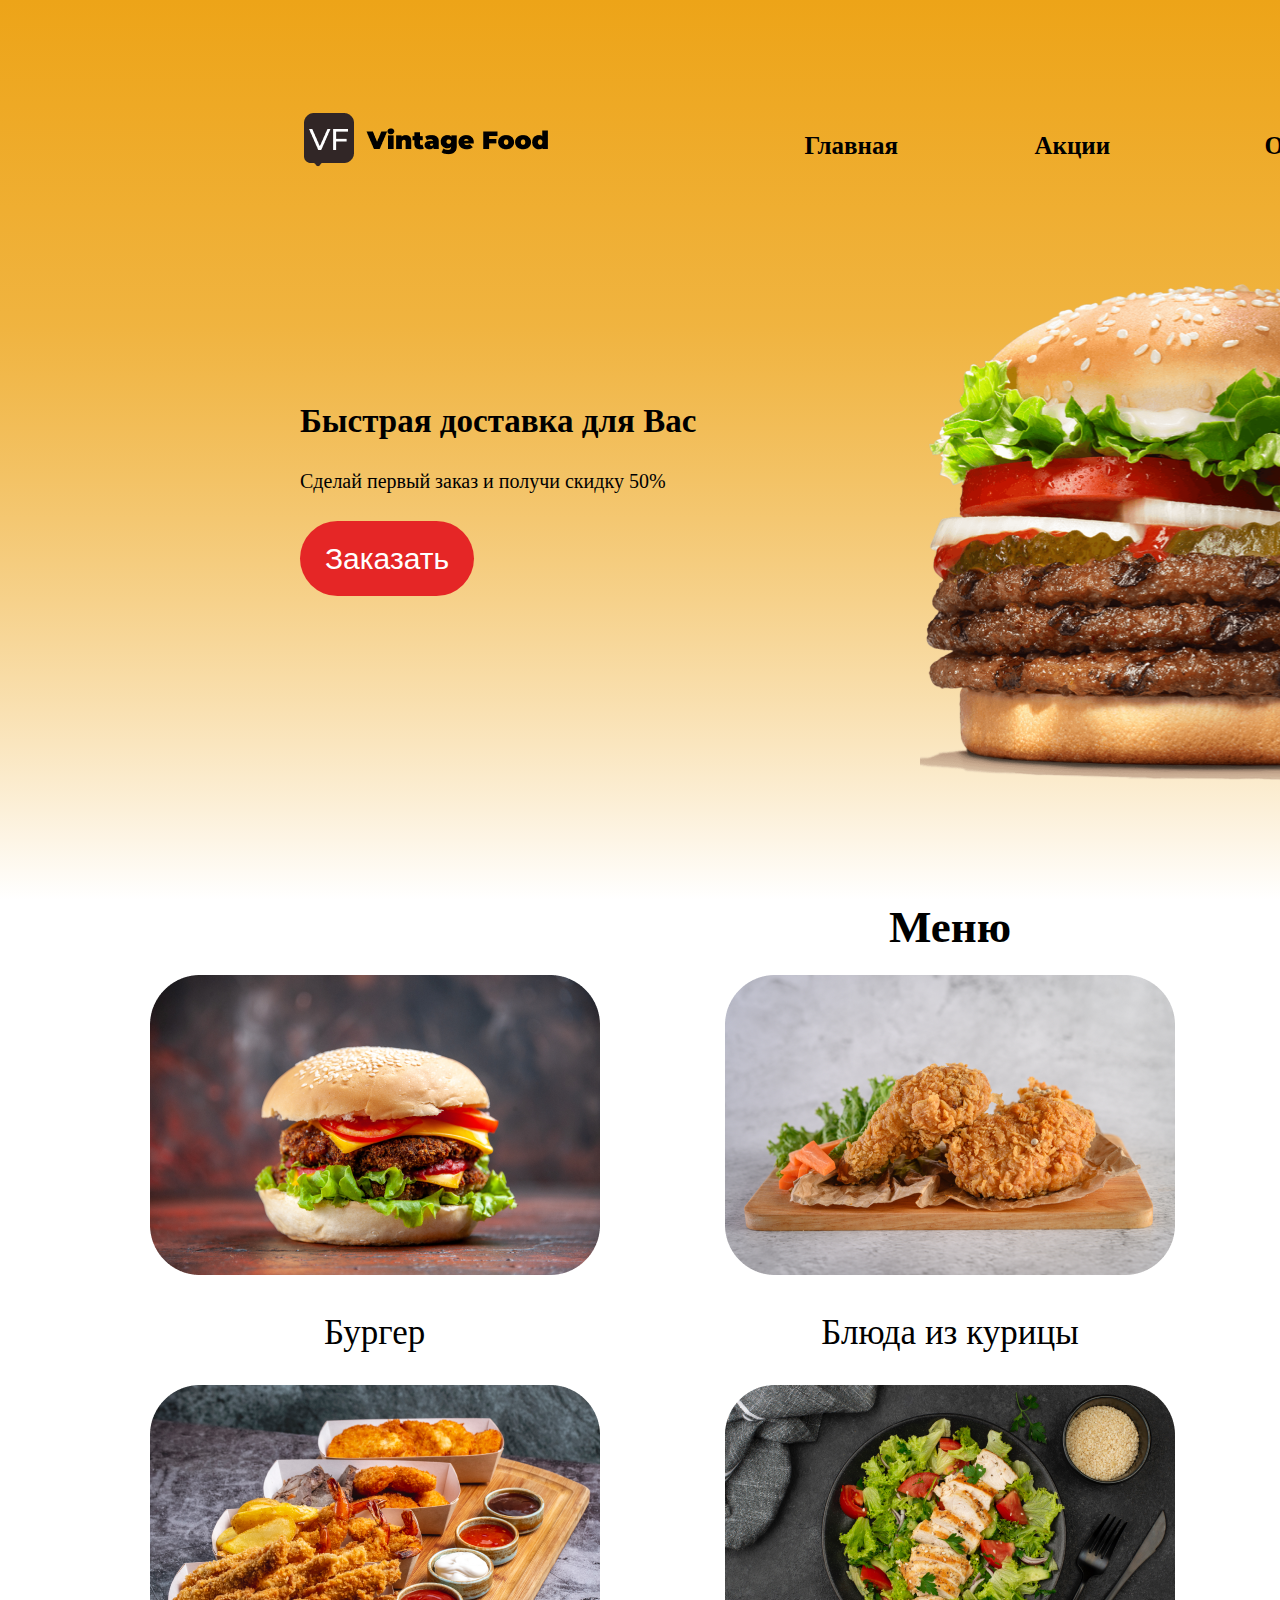
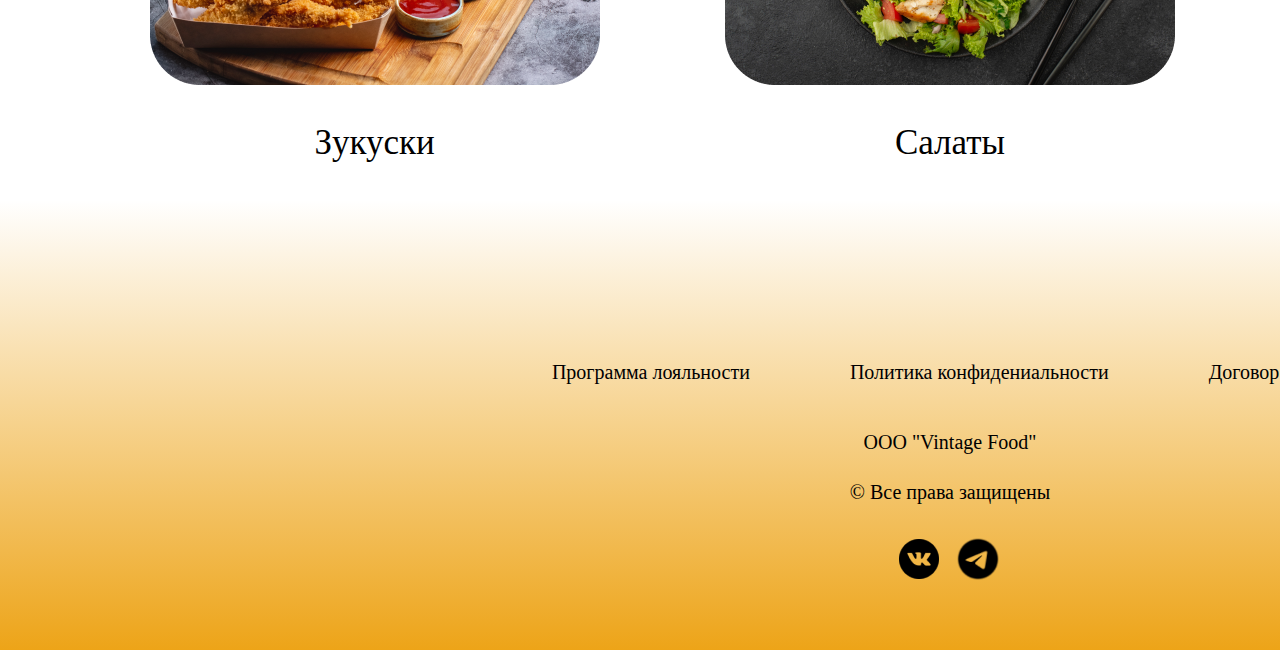
<file: index.html>
<!DOCTYPE html>
<html lang="en">
<head>
    <meta charset="UTF-8">
    <meta name="viewport" content="width=device-width, initial-scale=1.0">
    <link rel="stylesheet" href="style.css">
    <title>Vintage Food</title>
</head>
<body>
    <header class="page_header">

        <nav class="navigation">
            <a href="#">
                <img src="images/Логотип.png" class="logo">
            </a>
            <ul class="navigation_list">
                <li>
                    <a href="#" class="navigation_title_main">Главная</a>
                </li>
                <li>
                    <a href="#" class="navigation_title_main">Акции</a>
                </li>
                <li>
                    <a href="#" class="navigation_title_main">О нас</a>
                </li>
            </ul>

            <button class="navigation_button" type="button">
                <img src="images/Кнопка _Корзина_.png">
            </button>
        </nav>

        <div class="container_page_header">
            <ul class="text_header_list">
                <li>
                    <p class="text_header">Быстрая доставка для Вас</p>
                </li>
                <li>
                    <p class="text_header_discount">Сделай первый заказ и получи скидку 50%</p>
                </li>
                <li>
                    <button class="container_button_header" type="button">Заказать</button>
                </li>
            </ul>
            <div>
                <img src="images/Фото _Бургер_.png" width="642" height="600">
            </div>
        </div>

    </header>

    <main class="page_mane">
        <section class="container_catalog">
            <h1 class="catalog_title">Меню</h1>
            <ul class="catalog_list">
                <div class="catalog_item">
                    <a href="pages/burger.html">
                    <img src="images/Картинка _Бургеры_.png"   alt="" class="catalog_item">
                    </a>
                    <p class="catalog_text">Бургер</p>
                </div>
                <div class="catalog_item">
                    <a href="pages/chicken-legs.html">
                        <img src="images/Картинка _Блюда из курицы_.png"   alt="" class="catalog_item">
                    </a>
                    <p class="catalog_text">Блюда из курицы</p>
                </div>
                <div class="catalog_item">
                    <a href="pages/shrimp-tempura.html">
                        <img src="images/Картинка _Горячие блюда_.png"   alt="" class="catalog_item">
                    </a>
                    <p class="catalog_text">Горячие блюда</p>
                </div>
                <div class="catalog_item">
                    <a href="pages/shrimp-tempura.html">
                        <img src="images/Картинка _Закуски_.png"   alt="" class="catalog_item">
                    </a>
                    <p class="catalog_text">Зукуски</p>
                </div>
                <div class="catalog_item">
                    <a href="pages/сaesar-salad.html">
                        <img src="images/Картинка _Салаты_.png"   alt="" class="catalog_item">
                    </a>
                    <p class="catalog_text">Салаты</p>
                </div>
                <div class="catalog_item">
                    <a href="pages/cheesecake.html">
                        <img src="images/Картинка _Десерты_.png"   alt="" class="catalog_item">
                    </a>
                    <p class="catalog_text">Десерты</p>
                </div>
            </ul>
        </section>
    </main>

    <footer class="page_footer"> 
        <ul class="footer_list">
            <li>
                <a href="#" class="footer_title">Программа лояльности</a>
            </li>
            <li>
                <a href="#" class="footer_title">Политика конфидениальности</a>
            </li>
            <li>
                <a href="#" class="footer_title">Договор оферты</a>
            </li>
        </ul>

        <ul class="footer_page_text">
            <li>
                <p class="footer_text">OOO "Vintage Food"</p>
            </li>
            <li>
                <p class="footer_text">© Все права защищены</p>
            </li>
        </ul>

        <ul class="footer_contacts">
            <li>
                <a href="#">
                    <img src="images/VK Circled.png" width="50" height="50" style="margin-top: 4px;">
                </a>
            </li>
            <li>
                <a href="#">
                    <img src="images/Telegram.png" width="58" height="58"  class="footer_images">
                </a>
            </li>
        </ul>

    </footer>
</body>
</html>
</file>
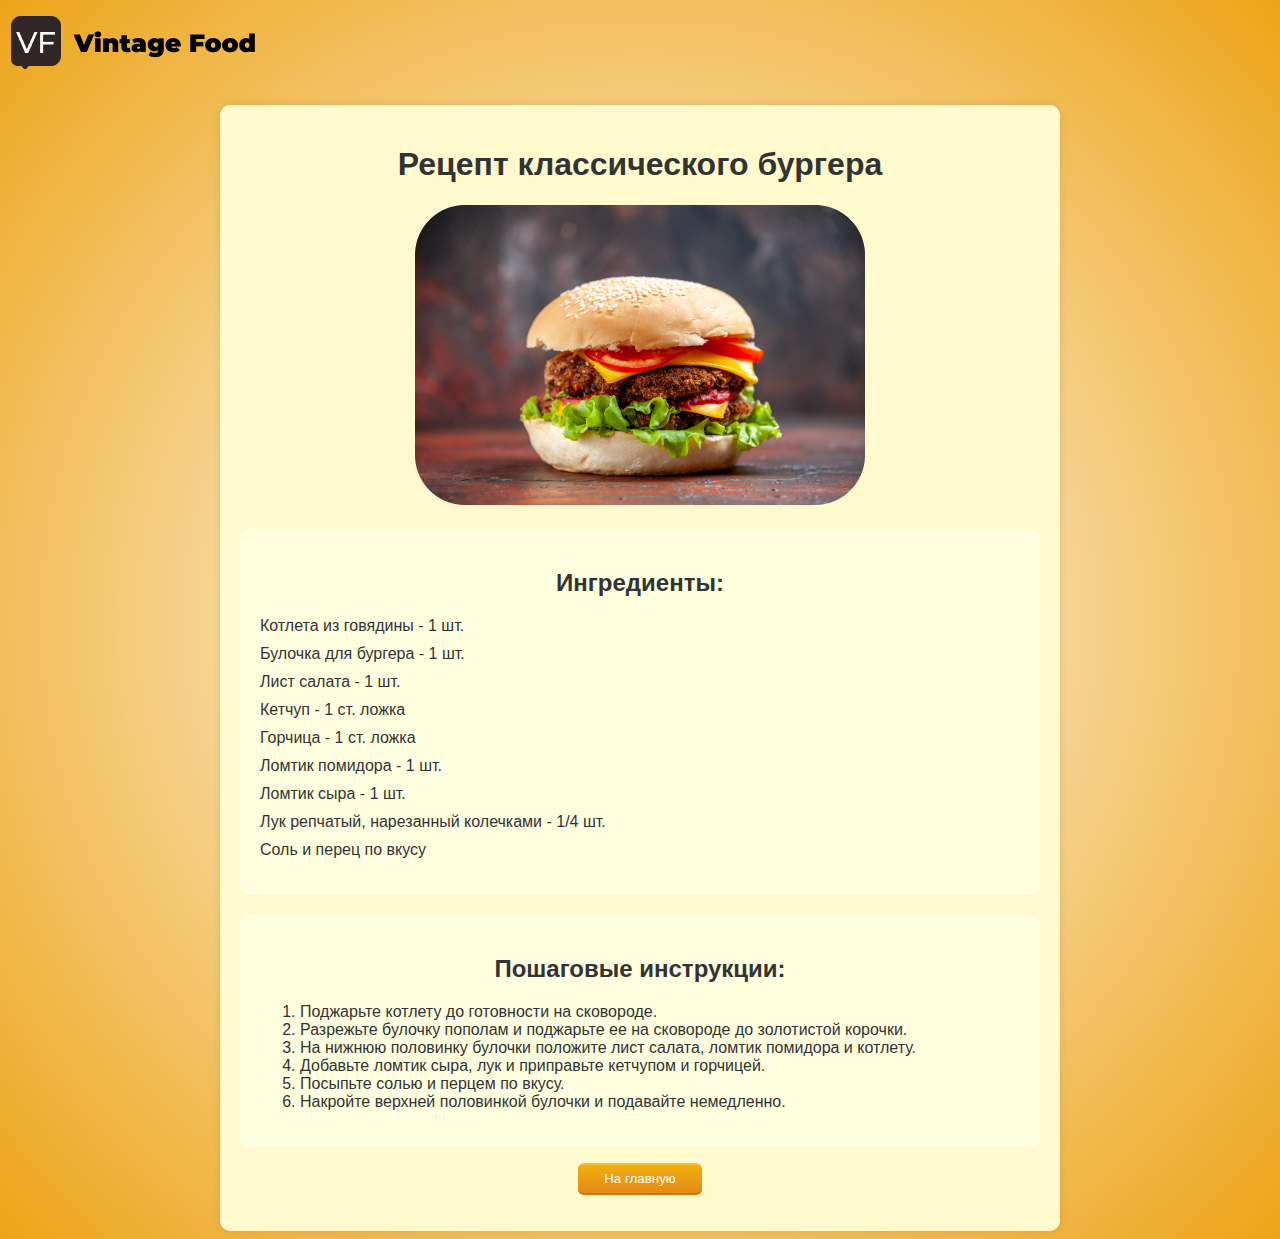
<file: pages/burger.html>
<!DOCTYPE html>
<html lang="en">
<head>
    <meta charset="UTF-8">
    <meta name="viewport" content="width=device-width, initial-scale=1.0">
    <title>Рецепт бургера</title>
    <style>
        .logo {
        display: block;
        margin-top: 8px;

        }
        body {
            background-image: radial-gradient(circle, #ffffff, #eda418); /* Желтый цвет фона */
            font-family: Arial, sans-serif;
            color: #333; /* Цвет текста */
        }
        .container {
            max-width: 800px;
            margin: 0 auto;
            padding: 20px;
            background-color: #FFFACD; /* Желтый цвет контейнера */
            border-radius: 10px;
            box-shadow: 0 0 10px rgba(0, 0, 0, 0.1); /* Тень */
        }
        h1 {
            color: #333; /* Цвет заголовка */
            text-align: center;
        }
        p {
            line-height: 1.6;
        }
        /* Стили для рецепта бургера */
        .recipe {
            background-color: #FFFFE0; /* Желтый цвет фона блока с рецептом */
            padding: 20px;
            margin-top: 20px;
            border-radius: 10px;
        }
        .recipe h2 {
            color: #333; /* Цвет заголовка рецепта */
        }
        .recipe ul {
            list-style-type: none;
            padding: 0;
        }
        .recipe ul li {
            margin-bottom: 10px;
        }
        button.button24 {
            display: inline-block;
            color: white;
            text-decoration: none;
            padding: .5em 2em;
            outline: none;
            border-width: 2px 0;
            border-style: solid none;
            border-color: #FDBE33 #000 #D77206;
            border-radius: 6px;
            background: linear-gradient(#F3AE0F, #E38916) #E38916;
            transition: 0.2s;
        }           
        button.button24:hover { background: linear-gradient(#f5ae00, #f59500) #f5ae00; }
        button.button24:active { background: linear-gradient(#f59500, #f5ae00) #f59500; }
    </style>
</head>
<body>
    <p>
        <img src="/images/Логотип.png" class="logo">
    </p>

<div class="container">
    <h1>Рецепт классического бургера</h1>

    <div style="text-align: center;">
        <img src="../images/Картинка _Бургеры_.png" alt="">
    </div>
    
    <div class="recipe">
        <h2 style="text-align: center;">Ингредиенты:</h2>
        <ul>
            <li>Котлета из говядины - 1 шт.</li>
            <li>Булочка для бургера - 1 шт.</li>
            <li>Лист салата - 1 шт.</li>
            <li>Кетчуп - 1 ст. ложка</li>
            <li>Горчица - 1 ст. ложка</li>
            <li>Ломтик помидора - 1 шт.</li>
            <li>Ломтик сыра - 1 шт.</li>
            <li>Лук репчатый, нарезанный колечками - 1/4 шт.</li>
            <li>Соль и перец по вкусу</li>
        </ul>
    </div>
    
    <div class="recipe">
        <h2 style="text-align: center;">Пошаговые инструкции:</h2>
        <ol>
            <li>Поджарьте котлету до готовности на сковороде.</li>
            <li>Разрежьте булочку пополам и поджарьте ее на сковороде до золотистой корочки.</li>
            <li>На нижнюю половинку булочки положите лист салата, ломтик помидора и котлету.</li>
            <li>Добавьте ломтик сыра, лук и приправьте кетчупом и горчицей.</li>
            <li>Посыпьте солью и перцем по вкусу.</li>
            <li>Накройте верхней половинкой булочки и подавайте немедленно.</li>
        </ol>
    </div>
    
    <p style="text-align: center;">
        <a href="../index.html">
            <button class="button24">На главную</button>
        </a>
    </p>

</div>

</body>
</html>
</file>
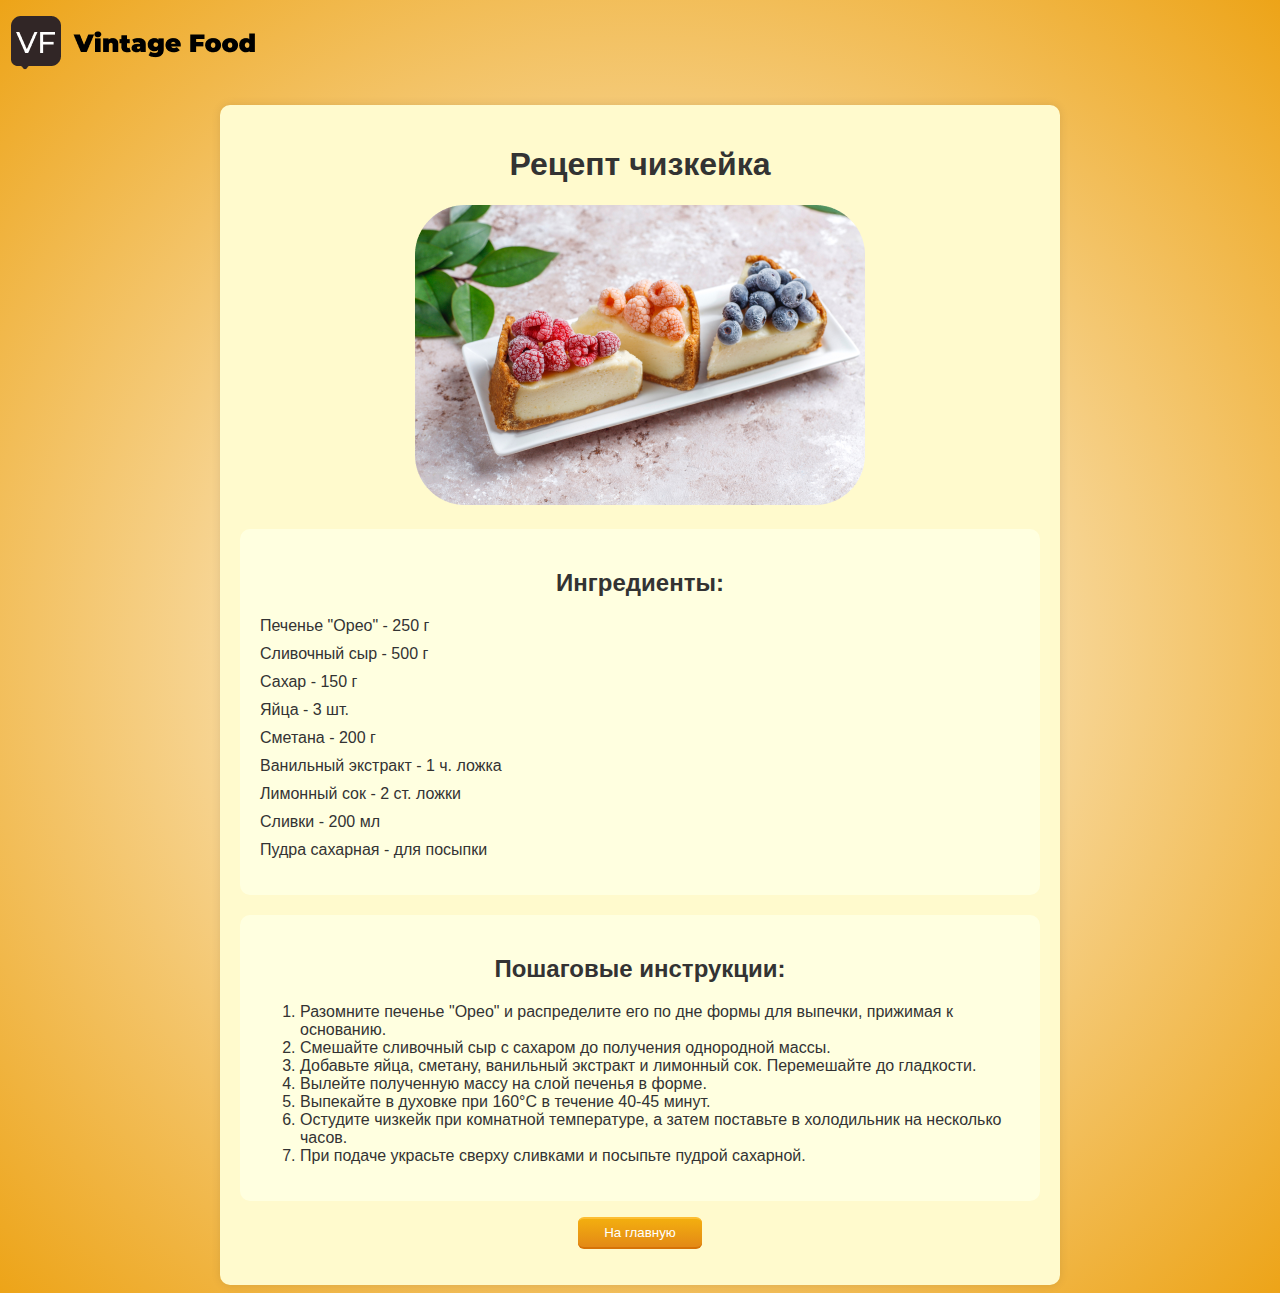
<file: pages/cheesecake.html>
<!DOCTYPE html>
<html lang="en">
<head>
    <meta charset="UTF-8">
    <meta name="viewport" content="width=device-width, initial-scale=1.0">
    <title>Рецепт чизкейка</title>
    <style>
        .logo {
            display: block;
            margin-top: 8px;
        }
        body {
            background-image: radial-gradient(circle, #ffffff, #eda418); /* Желтый градиентный фон */
            font-family: Arial, sans-serif;
            color: #333; /* Цвет текста */
        }
        .container {
            max-width: 800px;
            margin: 0 auto;
            padding: 20px;
            background-color: #FFFACD; /* Желтый фон контейнера */
            border-radius: 10px;
            box-shadow: 0 0 10px rgba(0, 0, 0, 0.1); /* Тень */
        }
        h1 {
            color: #333; /* Цвет заголовка */
            text-align: center;
        }
        p {
            line-height: 1.6;
            text-align: center;
        }
        /* Стили для рецепта */
        .recipe {
            background-color: #FFFFE0; /* Желтый фон блока с рецептом */
            padding: 20px;
            margin-top: 20px;
            border-radius: 10px;
        }
        .recipe h2 {
            color: #333; /* Цвет заголовка рецепта */
            text-align: center;
        }
        .recipe ul {
            list-style-type: none;
            padding: 0;
        }
        .recipe ul li {
            margin-bottom: 10px;
        }
        /* Стили для кнопки */
        button.button24 {
            display: inline-block;
            color: white;
            text-decoration: none;
            padding: .5em 2em;
            outline: none;
            border-width: 2px 0;
            border-style: solid none;
            border-color: #FDBE33 #000 #D77206;
            border-radius: 6px;
            background: linear-gradient(#F3AE0F, #E38916) #E38916;
            transition: 0.2s;
        }           
        button.button24:hover { background: linear-gradient(#f5ae00, #f59500) #f5ae00; }
        button.button24:active { background: linear-gradient(#f59500, #f5ae00) #f59500; }
    </style>
</head>
<body>
    <p>
        <img src="/images/Логотип.png" class="logo">
    </p>

    <div class="container">
        <h1>Рецепт чизкейка</h1>

        <div style="text-align: center;">
            <img src="../images/Картинка _Десерты_.png" alt="">
        </div>
        
        <div class="recipe">
            <h2>Ингредиенты:</h2>
            <ul>
                <li>Печенье "Орео" - 250 г</li>
                <li>Сливочный сыр - 500 г</li>
                <li>Сахар - 150 г</li>
                <li>Яйца - 3 шт.</li>
                <li>Сметана - 200 г</li>
                <li>Ванильный экстракт - 1 ч. ложка</li>
                <li>Лимонный сок - 2 ст. ложки</li>
                <li>Сливки - 200 мл</li>
                <li>Пудра сахарная - для посыпки</li>
            </ul>
        </div>
        
        <div class="recipe">
            <h2>Пошаговые инструкции:</h2>
            <ol>
                <li>Разомните печенье "Орео" и распределите его по дне формы для выпечки, прижимая к основанию.</li>
                <li>Смешайте сливочный сыр с сахаром до получения однородной массы.</li>
                <li>Добавьте яйца, сметану, ванильный экстракт и лимонный сок. Перемешайте до гладкости.</li>
                <li>Вылейте полученную массу на слой печенья в форме.</li>
                <li>Выпекайте в духовке при 160°C в течение 40-45 минут.</li>
                <li>Остудите чизкейк при комнатной температуре, а затем поставьте в холодильник на несколько часов.</li>
                <li>При подаче украсьте сверху сливками и посыпьте пудрой сахарной.</li>
            </ol>
        </div>
        
        <p style="text-align: center;">
            <a href="../index.html">
                <button class="button24">На главную</button>
            </a>
        </p>
    </div>

</body>
</html>
</file>
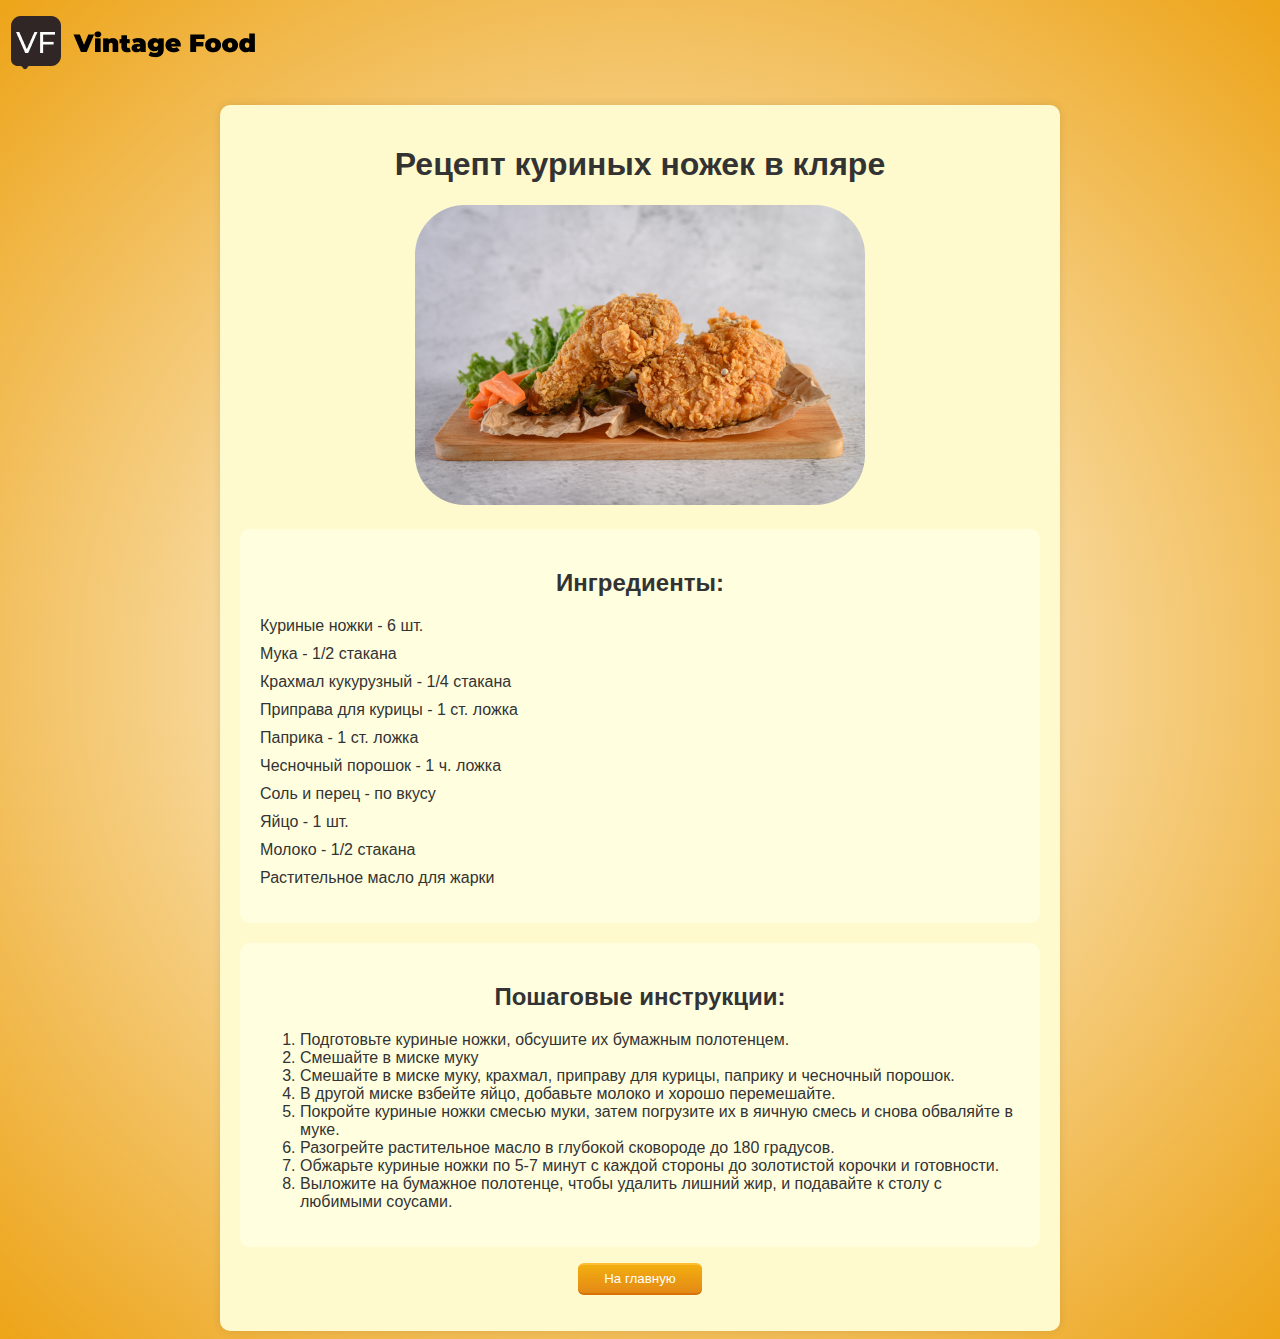
<file: pages/chicken-legs.html>
<!DOCTYPE html>
<html lang="en">
<head>
    <meta charset="UTF-8">
    <meta name="viewport" content="width=device-width, initial-scale=1.0">
    <title>Рецепт куриных ножек в кляре</title>
    <style>
        .logo {
            display: block;
            margin-top: 8px;
        }
        body {
            background-image: radial-gradient(circle, #ffffff, #eda418); /* Желтый градиентный фон */
            font-family: Arial, sans-serif;
            color: #333; /* Цвет текста */
        }
        .container {
            max-width: 800px;
            margin: 0 auto;
            padding: 20px;
            background-color: #FFFACD; /* Желтый фон контейнера */
            border-radius: 10px;
            box-shadow: 0 0 10px rgba(0, 0, 0, 0.1); /* Тень */
        }
        h1 {
            color: #333; /* Цвет заголовка */
            text-align: center;
        }
        p {
            line-height: 1.6;
            text-align: center;
        }
        /* Стили для рецепта */
        .recipe {
            background-color: #FFFFE0; /* Желтый фон блока с рецептом */
            padding: 20px;
            margin-top: 20px;
            border-radius: 10px;
        }
        .recipe h2 {
            color: #333; /* Цвет заголовка рецепта */
            text-align: center;
        }
        .recipe ul {
            list-style-type: none;
            padding: 0;
        }
        .recipe ul li {
            margin-bottom: 10px;
        }
        /* Стили для кнопки */
        button.button24 {
            display: inline-block;
            color: white;
            text-decoration: none;
            padding: .5em 2em;
            outline: none;
            border-width: 2px 0;
            border-style: solid none;
            border-color: #FDBE33 #000 #D77206;
            border-radius: 6px;
            background: linear-gradient(#F3AE0F, #E38916) #E38916;
            transition: 0.2s;
        }           
        button.button24:hover { background: linear-gradient(#f5ae00, #f59500) #f5ae00; }
        button.button24:active { background: linear-gradient(#f59500, #f5ae00) #f59500; }
    </style>
</head>
<body>
    <p>
        <img src="/images/Логотип.png" class="logo">
    </p>

    <div class="container">
        <h1>Рецепт куриных ножек в кляре</h1>

        <div style="text-align: center;">
            <img src="../images/Картинка _Блюда из курицы_.png" alt="">
        </div>
        
        <div class="recipe">
            <h2>Ингредиенты:</h2>
            <ul>
                <li>Куриные ножки - 6 шт.</li>
                <li>Мука - 1/2 стакана</li>
                <li>Крахмал кукурузный - 1/4 стакана</li>
                <li>Приправа для курицы - 1 ст. ложка</li>
                <li>Паприка - 1 ст. ложка</li>
                <li>Чесночный порошок - 1 ч. ложка</li>
                <li>Соль и перец - по вкусу</li>
                <li>Яйцо - 1 шт.</li>
                <li>Молоко - 1/2 стакана</li>
                <li>Растительное масло для жарки</li>
            </ul>
        </div>
        
        <div class="recipe">
            <h2>Пошаговые инструкции:</h2>
            <ol>
                <li>Подготовьте куриные ножки, обсушите их бумажным полотенцем.</li>
                <li>Смешайте в миске муку
                    <li>Смешайте в миске муку, крахмал, приправу для курицы, паприку и чесночный порошок.</li>
                    <li>В другой миске взбейте яйцо, добавьте молоко и хорошо перемешайте.</li>
                    <li>Покройте куриные ножки смесью муки, затем погрузите их в яичную смесь и снова обваляйте в муке.</li>
                    <li>Разогрейте растительное масло в глубокой сковороде до 180 градусов.</li>
                    <li>Обжарьте куриные ножки по 5-7 минут с каждой стороны до золотистой корочки и готовности.</li>
                    <li>Выложите на бумажное полотенце, чтобы удалить лишний жир, и подавайте к столу с любимыми соусами.</li>
                </ol>
            </div>
            
            <p style="text-align: center;">
                <a href="../index.html">
                    <button class="button24">На главную</button>
                </a>
            </p>
        </div>
    
    </body>
    </html>
</file>
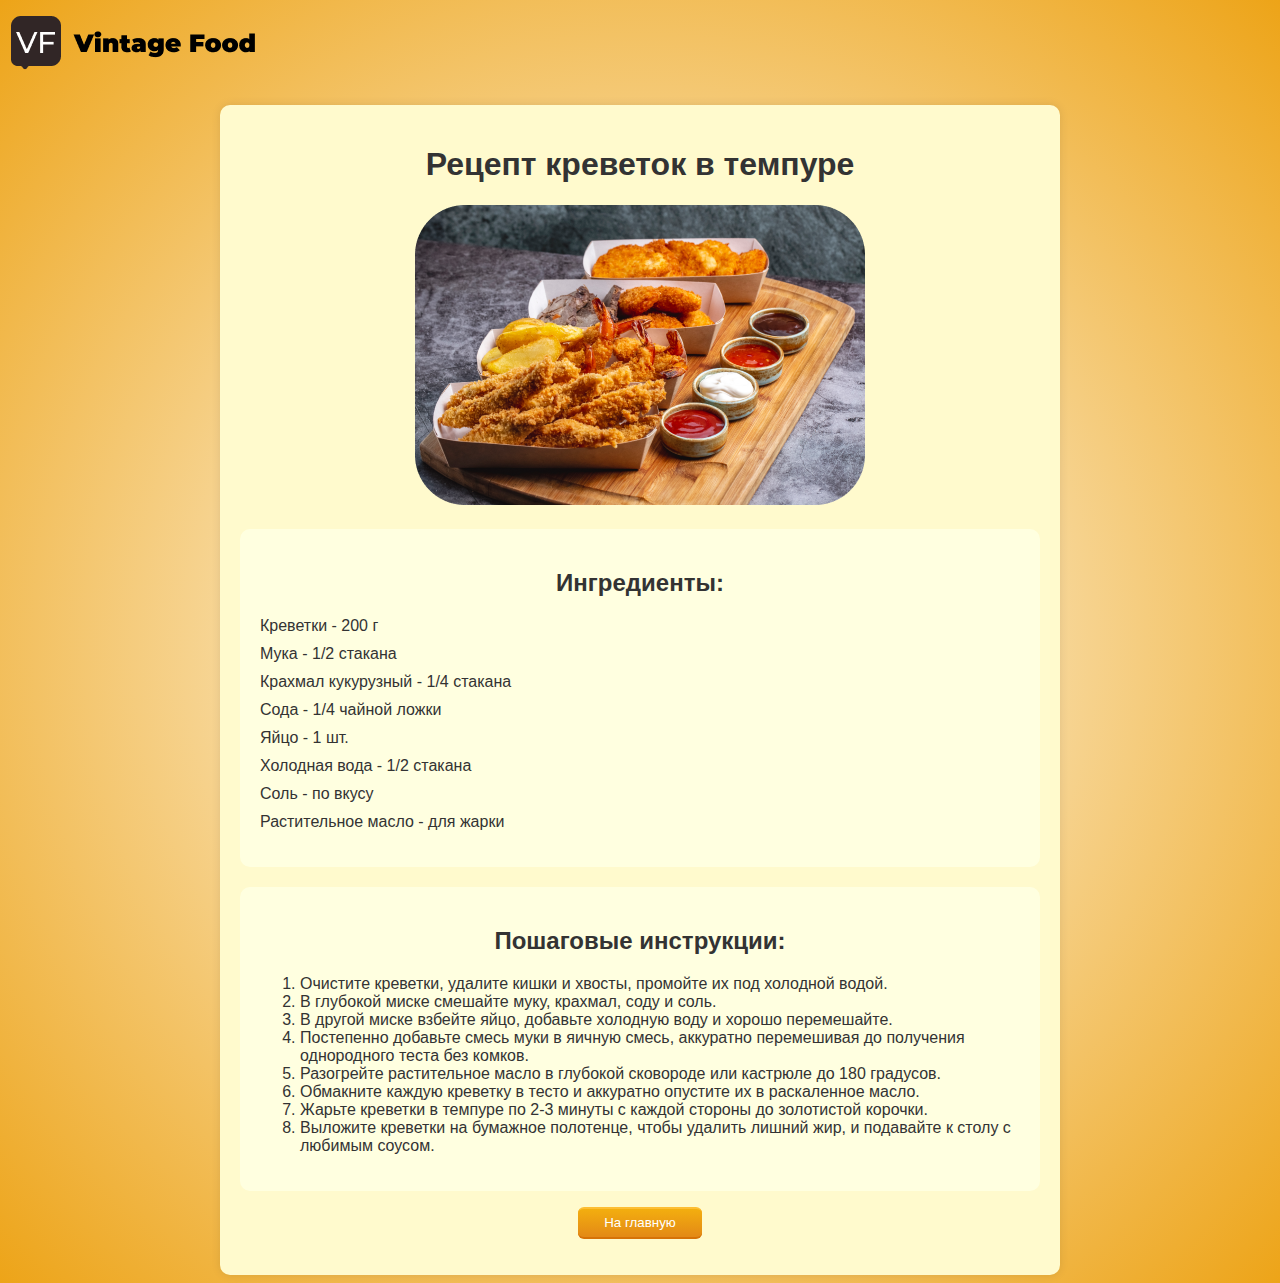
<file: pages/shrimp-tempura.html>
<!DOCTYPE html>
<html lang="en">
<head>
    <meta charset="UTF-8">
    <meta name="viewport" content="width=device-width, initial-scale=1.0">
    <title>Рецепт креветок в темпуре</title>
    <style>
        .logo {
            display: block;
            margin-top: 8px;
        }
        body {
            background-image: radial-gradient(circle, #ffffff, #eda418); /* Желтый градиентный фон */
            font-family: Arial, sans-serif;
            color: #333; /* Цвет текста */
        }
        .container {
            max-width: 800px;
            margin: 0 auto;
            padding: 20px;
            background-color: #FFFACD; /* Желтый фон контейнера */
            border-radius: 10px;
            box-shadow: 0 0 10px rgba(0, 0, 0, 0.1); /* Тень */
        }
        h1 {
            color: #333; /* Цвет заголовка */
            text-align: center;
        }
        p {
            line-height: 1.6;
            text-align: center;
        }
        /* Стили для рецепта */
        .recipe {
            background-color: #FFFFE0; /* Желтый фон блока с рецептом */
            padding: 20px;
            margin-top: 20px;
            border-radius: 10px;
        }
        .recipe h2 {
            color: #333; /* Цвет заголовка рецепта */
            text-align: center;
        }
        .recipe ul {
            list-style-type: none;
            padding: 0;
        }
        .recipe ul li {
            margin-bottom: 10px;
        }
        /* Стили для кнопки */
        button.button24 {
            display: inline-block;
            color: white;
            text-decoration: none;
            padding: .5em 2em;
            outline: none;
            border-width: 2px 0;
            border-style: solid none;
            border-color: #FDBE33 #000 #D77206;
            border-radius: 6px;
            background: linear-gradient(#F3AE0F, #E38916) #E38916;
            transition: 0.2s;
        }           
        button.button24:hover { background: linear-gradient(#f5ae00, #f59500) #f5ae00; }
        button.button24:active { background: linear-gradient(#f59500, #f5ae00) #f59500; }
    </style>
</head>
<body>
    <p>
        <img src="/images/Логотип.png" class="logo">
    </p>

    <div class="container">
        <h1>Рецепт креветок в темпуре</h1>

        <div style="text-align: center;">
            <img src="../images/Картинка _Закуски_.png" alt="">
        </div>
        
        <div class="recipe">
            <h2>Ингредиенты:</h2>
            <ul>
                <li>Креветки - 200 г</li>
                <li>Мука - 1/2 стакана</li>
                <li>Крахмал кукурузный - 1/4 стакана</li>
                <li>Сода - 1/4 чайной ложки</li>
                <li>Яйцо - 1 шт.</li>
                <li>Холодная вода - 1/2 стакана</li>
                <li>Соль - по вкусу</li>
                <li>Растительное масло - для жарки</li>
            </ul>
        </div>
        
        <div class="recipe">
            <h2>Пошаговые инструкции:</h2>
            <ol>
                <li>Очистите креветки, удалите кишки и хвосты, промойте их под холодной водой.</li>
                <li>В глубокой миске смешайте муку, крахмал, соду и соль.</li>
                <li>В другой миске взбейте яйцо, добавьте холодную воду и хорошо перемешайте.</li>
                <li>Постепенно добавьте смесь муки в яичную смесь, аккуратно перемешивая до получения однородного теста без комков.</li>
                <li>Разогрейте растительное масло в глубокой сковороде или кастрюле до 180 градусов.</li>
                <li>Обмакните каждую креветку в тесто и аккуратно опустите их в раскаленное масло.</li>
                <li>Жарьте креветки в темпуре по 2-3 минуты с каждой стороны до золотистой корочки.</li>
                <li>Выложите креветки на бумажное полотенце, чтобы удалить лишний жир, и подавайте к столу с любимым соусом.</li>
            </ol>
        </div>
        
        <p style="text-align: center;">
            <a href="../index.html">
                <button class="button24">На главную</button>
            </a>
        </p>
    </div>

</body>
</html>
</file>
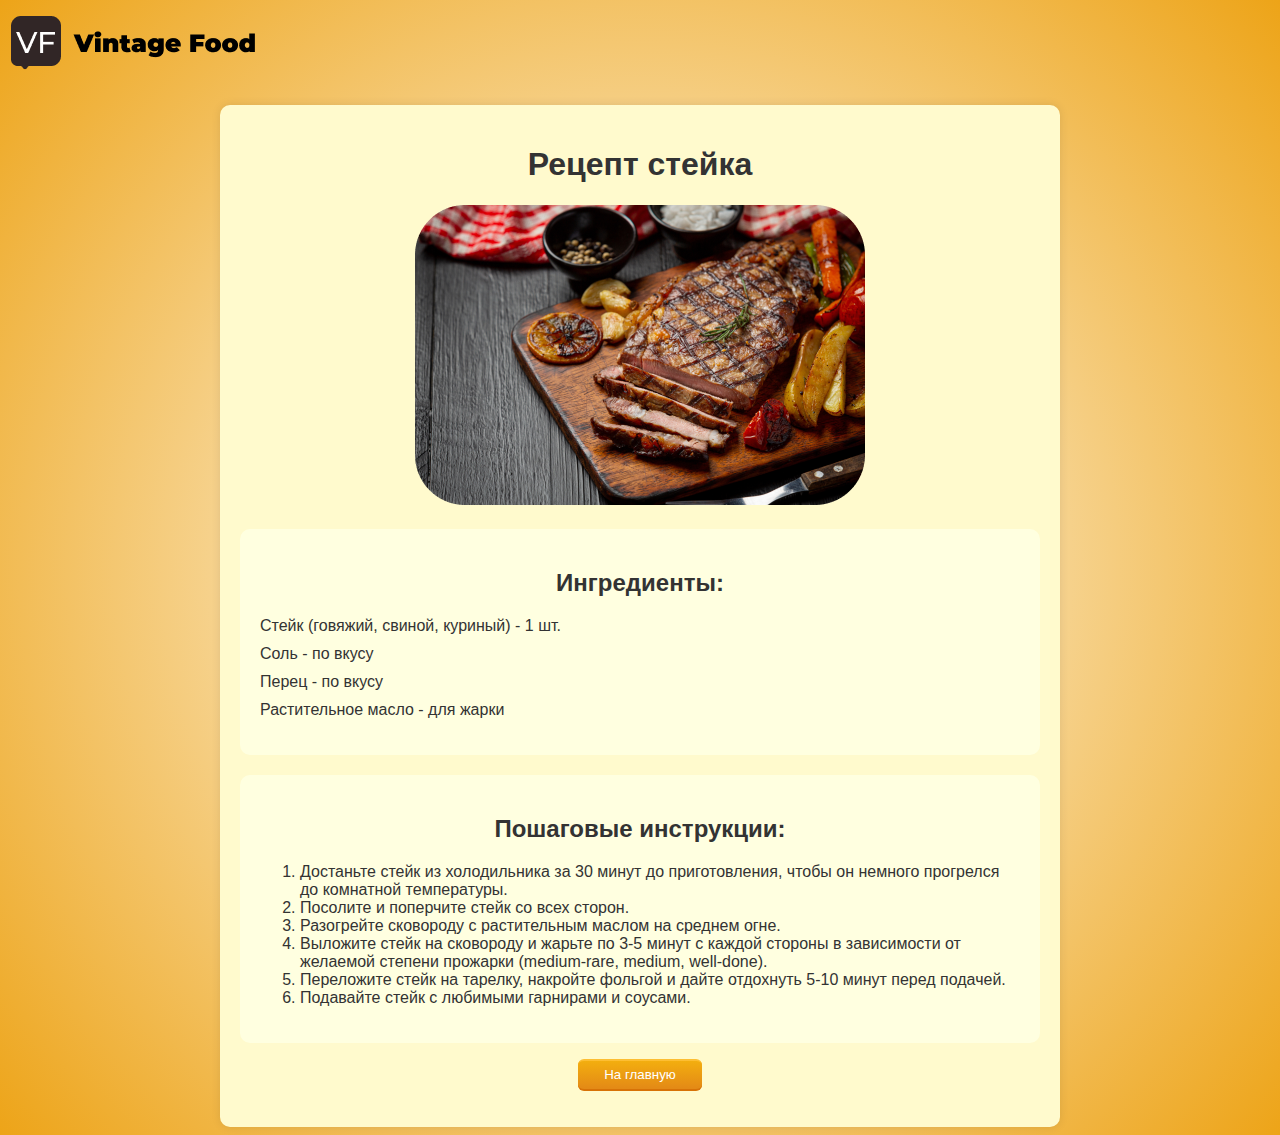
<file: pages/steak-recipe.html>
<!DOCTYPE html>
<html lang="en">
<head>
    <meta charset="UTF-8">
    <meta name="viewport" content="width=device-width, initial-scale=1.0">
    <title>Рецепт стейка</title>
    <style>
        .logo {
            display: block;
            margin-top: 8px;
        }
        body {
            background-image: radial-gradient(circle, #ffffff, #eda418); /* Желтый градиентный фон */
            font-family: Arial, sans-serif;
            color: #333; /* Цвет текста */
        }
        .container {
            max-width: 800px;
            margin: 0 auto;
            padding: 20px;
            background-color: #FFFACD; /* Желтый фон контейнера */
            border-radius: 10px;
            box-shadow: 0 0 10px rgba(0, 0, 0, 0.1); /* Тень */
        }
        h1 {
            color: #333; /* Цвет заголовка */
            text-align: center;
        }
        p {
            line-height: 1.6;
            text-align: center;
        }
        /* Стили для рецепта */
        .recipe {
            background-color: #FFFFE0; /* Желтый фон блока с рецептом */
            padding: 20px;
            margin-top: 20px;
            border-radius: 10px;
        }
        .recipe h2 {
            color: #333; /* Цвет заголовка рецепта */
            text-align: center;
        }
        .recipe ul {
            list-style-type: none;
            padding: 0;
        }
        .recipe ul li {
            margin-bottom: 10px;
        }
        /* Стили для кнопки */
        button.button24 {
            display: inline-block;
            color: white;
            text-decoration: none;
            padding: .5em 2em;
            outline: none;
            border-width: 2px 0;
            border-style: solid none;
            border-color: #FDBE33 #000 #D77206;
            border-radius: 6px;
            background: linear-gradient(#F3AE0F, #E38916) #E38916;
            transition: 0.2s;
        }           
        button.button24:hover { background: linear-gradient(#f5ae00, #f59500) #f5ae00; }
        button.button24:active { background: linear-gradient(#f59500, #f5ae00) #f59500; }
    </style>
</head>
<body>
    <p>
        <img src="/images/Логотип.png" class="logo">
    </p>

    <div class="container">
        <h1>Рецепт стейка</h1>

        <div style="text-align: center;">
            <img src="../images/Картинка _Горячие блюда_.png" alt="">
        </div>
        
        <div class="recipe">
            <h2>Ингредиенты:</h2>
            <ul>
                <li>Стейк (говяжий, свиной, куриный) - 1 шт.</li>
                <li>Соль - по вкусу</li>
                <li>Перец - по вкусу</li>
                <li>Растительное масло - для жарки</li>
            </ul>
        </div>
        
        <div class="recipe">
            <h2>Пошаговые инструкции:</h2>
            <ol>
                <li>Достаньте стейк из холодильника за 30 минут до приготовления, чтобы он немного прогрелся до комнатной температуры.</li>
                <li>Посолите и поперчите стейк со всех сторон.</li>
                <li>Разогрейте сковороду с растительным маслом на среднем огне.</li>
                <li>Выложите стейк на сковороду и жарьте по 3-5 минут с каждой стороны в зависимости от желаемой степени прожарки (medium-rare, medium, well-done).</li>
                <li>Переложите стейк на тарелку, накройте фольгой и дайте отдохнуть 5-10 минут перед подачей.</li>
                <li>Подавайте стейк с любимыми гарнирами и соусами.</li>
            </ol>
        </div>
        
        <p style="text-align: center;">
            <a href="../index.html">
                <button class="button24">На главную</button>
            </a>
        </p>
    </div>

</body>
</html>
</file>
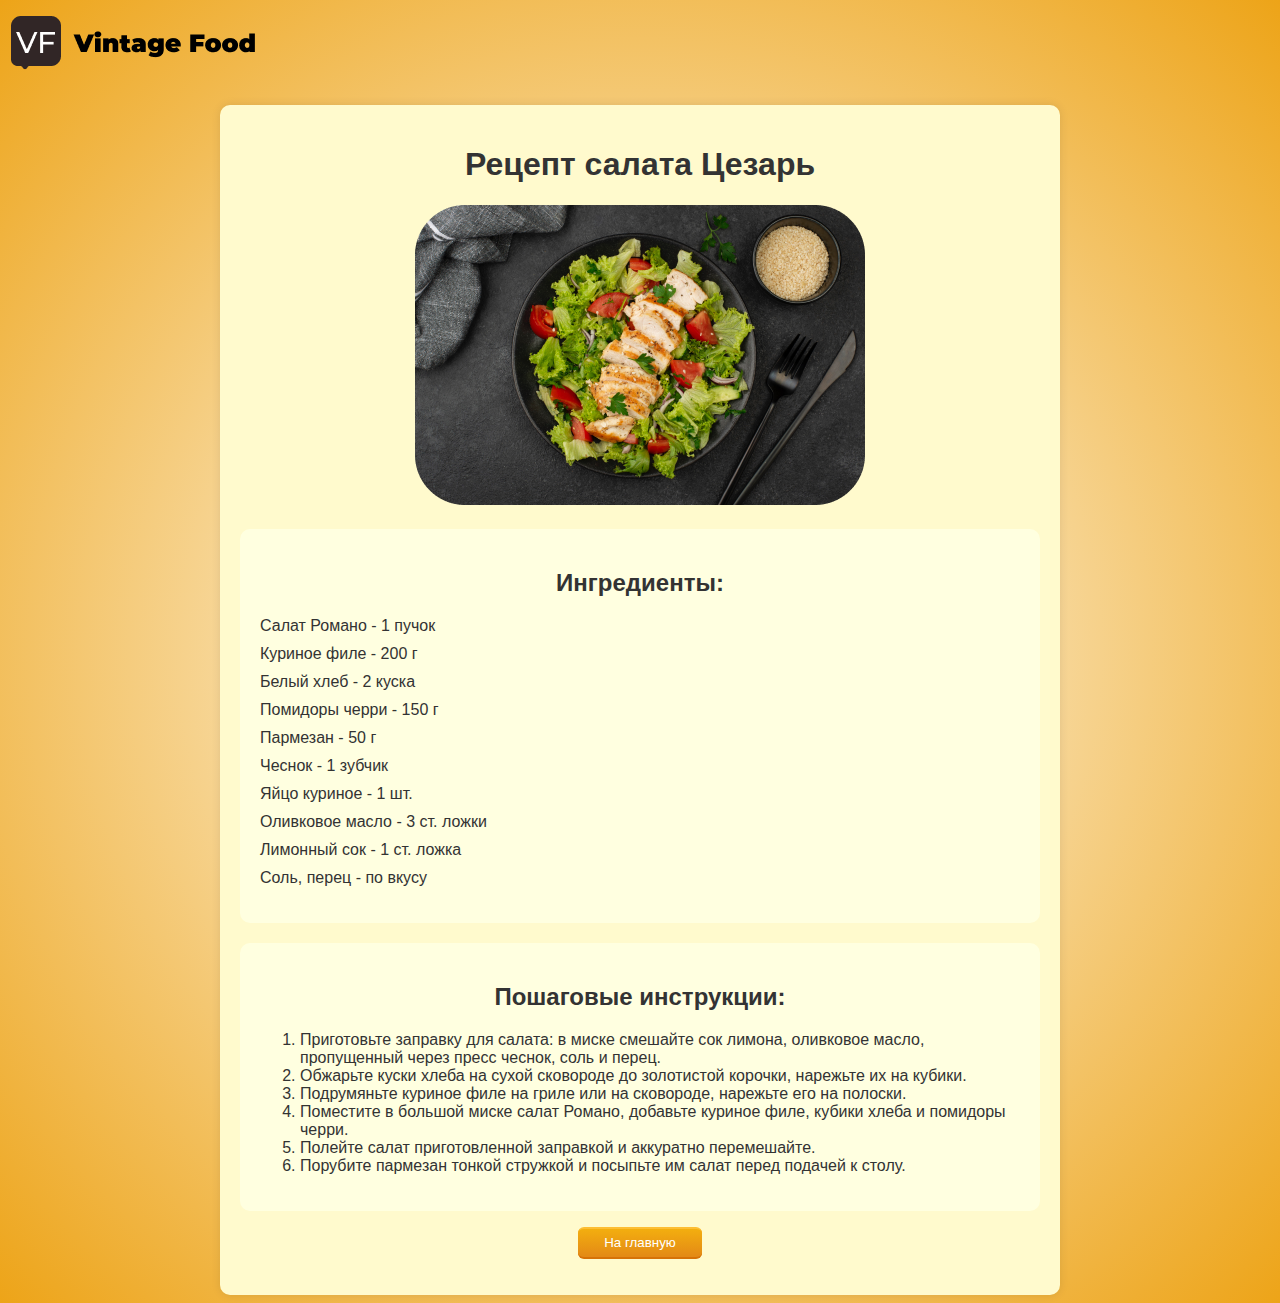
<file: pages/сaesar-salad.html>
<!DOCTYPE html>
<html lang="en">
<head>
    <meta charset="UTF-8">
    <meta name="viewport" content="width=device-width, initial-scale=1.0">
    <title>Рецепт салата Цезарь</title>
    <style>
        .logo {
            display: block;
            margin-top: 8px;
        }
        body {
            background-image: radial-gradient(circle, #ffffff, #eda418); /* Желтый градиентный фон */
            font-family: Arial, sans-serif;
            color: #333; /* Цвет текста */
        }
        .container {
            max-width: 800px;
            margin: 0 auto;
            padding: 20px;
            background-color: #FFFACD; /* Желтый фон контейнера */
            border-radius: 10px;
            box-shadow: 0 0 10px rgba(0, 0, 0, 0.1); /* Тень */
        }
        h1 {
            color: #333; /* Цвет заголовка */
            text-align: center;
        }
        p {
            line-height: 1.6;
            text-align: center;
        }
        /* Стили для рецепта */
        .recipe {
            background-color: #FFFFE0; /* Желтый фон блока с рецептом */
            padding: 20px;
            margin-top: 20px;
            border-radius: 10px;
        }
        .recipe h2 {
            color: #333; /* Цвет заголовка рецепта */
            text-align: center;
        }
        .recipe ul {
            list-style-type: none;
            padding: 0;
        }
        .recipe ul li {
            margin-bottom: 10px;
        }
        /* Стили для кнопки */
        button.button24 {
            display: inline-block;
            color: white;
            text-decoration: none;
            padding: .5em 2em;
            outline: none;
            border-width: 2px 0;
            border-style: solid none;
            border-color: #FDBE33 #000 #D77206;
            border-radius: 6px;
            background: linear-gradient(#F3AE0F, #E38916) #E38916;
            transition: 0.2s;
        }           
        button.button24:hover { background: linear-gradient(#f5ae00, #f59500) #f5ae00; }
        button.button24:active { background: linear-gradient(#f59500, #f5ae00) #f59500; }
    </style>
</head>
<body>
    <p>
        <img src="/images/Логотип.png" class="logo">
    </p>

    <div class="container">
        <h1>Рецепт салата Цезарь</h1>

        <div style="text-align: center;">
            <img src="../images/Картинка _Салаты_.png" alt="">
        </div>
        
        <div class="recipe">
            <h2>Ингредиенты:</h2>
            <ul>
                <li>Салат Романо - 1 пучок</li>
                <li>Куриное филе - 200 г</li>
                <li>Белый хлеб - 2 куска</li>
                <li>Помидоры черри - 150 г</li>
                <li>Пармезан - 50 г</li>
                <li>Чеснок - 1 зубчик</li>
                <li>Яйцо куриное - 1 шт.</li>
                <li>Оливковое масло - 3 ст. ложки</li>
                <li>Лимонный сок - 1 ст. ложка</li>
                <li>Соль, перец - по вкусу</li>
            </ul>
        </div>
        
        <div class="recipe">
            <h2>Пошаговые инструкции:</h2>
            <ol>
                <li>Приготовьте заправку для салата: в миске смешайте сок лимона, оливковое масло, пропущенный через пресс чеснок, соль и перец.</li>
                <li>Обжарьте куски хлеба на сухой сковороде до золотистой корочки, нарежьте их на кубики.</li>
                <li>Подрумяньте куриное филе на гриле или на сковороде, нарежьте его на полоски.</li>
                <li>Поместите в большой миске салат Романо, добавьте куриное филе, кубики хлеба и помидоры черри.</li>
                <li>Полейте салат приготовленной заправкой и аккуратно перемешайте.</li>
                <li>Порубите пармезан тонкой стружкой и посыпьте им салат перед подачей к столу.</li>
            </ol>
        </div>
        
        <p style="text-align: center;">
            <a href="../index.html">
                <button class="button24">На главную</button>
            </a>
        </p>
    </div>

</body>
</html>
</file>
<file: style.css>
* {
    padding: 0;
    margin: 0;
}

html {
    box-sizing: border-box;
}

body {
    margin: 0 auto;
    height: 100%;
    flex-direction: column;
    font-weight: 500;
    font-size: 35px;
    line-height: 43px;
    color: black;
    background-color: white;
}

.page_header {
    width: 1900px;
    min-height: 900px;
    background-image: linear-gradient(180deg,#EDA418, 67%, rgba(237,164,24,0) 100%);
}

.navigation {
    display: flex;
    flex-wrap: wrap;
    justify-content: center;
    min-height: 70px;
    padding-top: 105px;
    padding-right: 65px;
}

.logo {
    display: block;
    margin-top: 8px;

}

.navigation_list {
    display: flex;
    flex-wrap: wrap;
    gap: 30px;
    margin: auto 0;
    padding: 0;
    margin-left: 149px;
    list-style: none;
}

.navigation_title_main {
    display: block;
    min-width: 200px;
    font-weight: 700;
    font-size: 25px;
    line-height: 30px;
    text-decoration: none;
    color: black;
}

.navigation_button{
    display: inline-block;
    width: 70px;
    height: 70px;
    background-color: black;
    border: none;
    border-radius: 100px;
}

.container_page_header{
    display: flex;
    padding-top: 25px;
    gap: 20px;
    padding-left: 300px;
}

.text_header_list{
    width: 600px;
    margin: 0;
    padding: 0;
    list-style: none;
}

.text_header{
    margin: 0;
    padding: 0;
    padding-top: 190px;
    font-weight: 800;
    font-size: 33px;
    line-height: 40px;
}

.text_header_discount{
    margin: 0;
    padding: 0;
    padding-top: 30px;
    padding-top: 30px;
    font-weight: 400;
    font-size: 20px;
    line-height: 20px;
}

.container_button_header{
    display: block;
    margin: 0;
    padding: 25px;
    font-weight: 400;
    font-size: 30px;
    line-height: 25px;
    color: white;
    background: #E52626;
    border-radius: 50px;
    border: none;
    margin-top: 30px;
}

.page_mane{
    width: 1900px;
    height: 900px;
    text-align: center;
    
}

.container_catalog{
    display: flex;
    flex-wrap: wrap;
    justify-content: center;
}

.catalog_title{
    margin: 0;
    padding: 0;
    font-size: 45px;
    line-height: 55px;
    color: black;
}

.catalog_list {
    display: flex;
    flex-wrap: wrap;
    justify-content: space-around;
    margin-left: 87px;
    margin-right: 87px;
    text-align: center;
}

.catalog_item {
    flex-basis: calc(33.33% - 20px); /* Ширина элемента в три ряда с отступами */
    margin: 10px; /* Отступы между элементами */
}

/* Медиа-запросы */
@media only screen and (max-width: 1200px) {
    .catalog_item {
        flex-basis: calc(33.33% - 20px); /* Ширина элемента в три ряда с отступами */
    }
}

@media only screen and (max-width: 768px) {
    .catalog_item {
        flex-basis: calc(50% - 20px); /* Ширина элемента в два ряда с отступами */
    }
}

@media only screen and (max-width: 480px) {
    .catalog_item {
        flex-basis: calc(100% - 20px); /* Ширина элемента в один ряд с отступами */
    }
}

/* Убираем точки у элементов списка */
.catalog_list ul {
    list-style-type: none;
}

.catalog_item {
    display: inline-block; /* Строчно-блочный элемент */
    overflow: hidden; /* Скрываем всё за контуром */
}

.catalog_item img {
    transition: 1s; /* Время эффекта */
}

.catalog_item img:hover {
    transform: scale(1.05); /* Увеличиваем масштаб */
}

.catalog_text{
    margin: 0;
    padding: 0;
    padding-top: 15px;
    font-weight: 500;
    font-size: 35px;
    line-height: 45px;
    color: black;
    text-align: center;
}

.page_footer{
    width: 1900px;
    min-height: 450px;
    text-align: center;
    background-image: linear-gradient(0deg, #eda418, rgba(237, 164, 24, 0) 100%);
}

.footer_list{
    display: flex;
    flex-wrap: wrap;
    margin: 0;
    padding: 0;
    padding: top;
    padding-top: 160px;
    gap: 100px;
    font-weight: 400;
    font-size: 20px;
    line-height: 25px;
    justify-content: center;
    list-style: none;
}

.footer_title{
    margin: 0;
    padding: 0;
    text-decoration: none;
    color: black;   
}

.footer_page_text{
    margin: 0;
    padding: 0;
    padding-top: 20px;
    font-weight: 500;
    font-size: 20px;
    line-height: 25px;
    list-style: none;  
}

.footer_text{
    padding-top: 25px;
}

.footer_contacts{
    display: flex;
    flex-wrap: wrap;
    gap: 5px;
    justify-content: center;
    list-style: none;
    padding-top: 25px;
}

.footer_images{
  display: block;  
}
</file>
